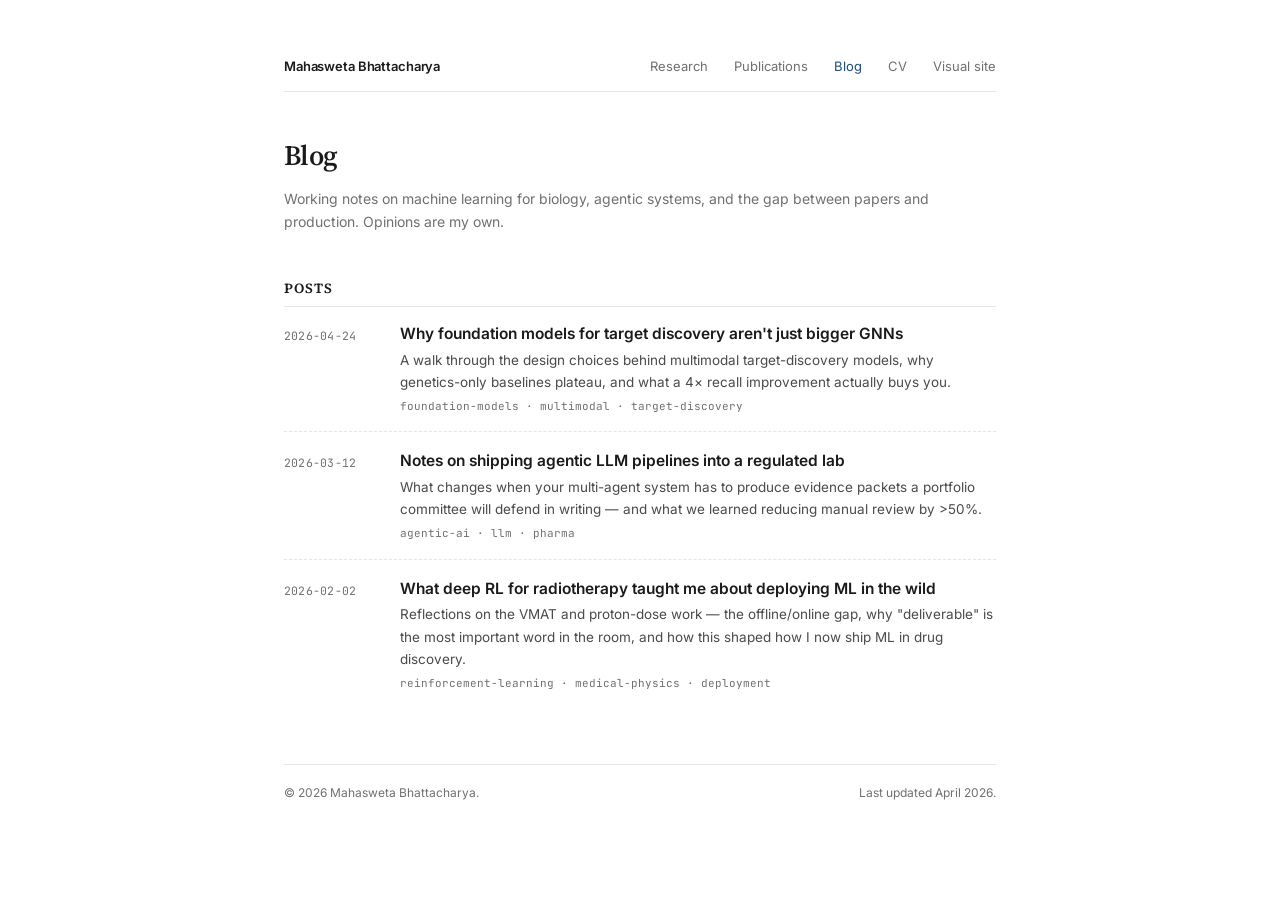
<file: blog.html>
<!DOCTYPE html>
<html lang="en">
<head>
<meta charset="UTF-8">
<meta name="viewport" content="width=device-width, initial-scale=1.0">
<title>Blog — Mahasweta Bhattacharya</title>
<meta name="description" content="Notes and essays on AI/ML for biology, agentic systems, foundation models, and computational drug discovery.">
<link rel="preconnect" href="https://fonts.googleapis.com">
<link rel="preconnect" href="https://fonts.gstatic.com" crossorigin>
<link href="https://fonts.googleapis.com/css2?family=Source+Serif+Pro:ital,wght@0,400;0,600;1,400&family=Inter:wght@300;400;500;600&family=JetBrains+Mono:wght@400;500&display=swap" rel="stylesheet">
<link rel="stylesheet" href="/assets/css/research.css">
</head>
<body>
<div class="wrap">

  <div class="topbar">
    <a class="name" href="/research.html">Mahasweta Bhattacharya</a>
    <nav>
      <a href="/research.html">Research</a>
      <a href="/publications.html">Publications</a>
      <a href="/blog.html" class="current">Blog</a>
      <a href="/resume/">CV</a>
      <a href="/">Visual site</a>
    </nav>
  </div>

  <h1 class="page">Blog</h1>
  <div class="pagedesc">
    Working notes on machine learning for biology, agentic systems, and the gap between papers and production. Opinions are my own.
  </div>

  <section>
    <h2 class="section">Posts</h2>

    <div class="post-item">
      <div class="post-date">2026-04-24</div>
      <div>
        <div class="post-title">
          <a href="/blog/posts/2026-04-24-foundation-models-target-discovery.html">
            Why foundation models for target discovery aren't just bigger GNNs
          </a>
        </div>
        <div class="post-summary">
          A walk through the design choices behind multimodal target-discovery models, why genetics-only baselines plateau, and what a 4× recall improvement actually buys you.
        </div>
        <div class="post-tags">foundation-models · multimodal · target-discovery</div>
      </div>
    </div>

    <div class="post-item">
      <div class="post-date">2026-03-12</div>
      <div>
        <div class="post-title">
          <a href="/blog/posts/2026-03-12-agentic-evidence-pipelines.html">
            Notes on shipping agentic LLM pipelines into a regulated lab
          </a>
        </div>
        <div class="post-summary">
          What changes when your multi-agent system has to produce evidence packets a portfolio committee will defend in writing — and what we learned reducing manual review by &gt;50%.
        </div>
        <div class="post-tags">agentic-ai · llm · pharma</div>
      </div>
    </div>

    <div class="post-item">
      <div class="post-date">2026-02-02</div>
      <div>
        <div class="post-title">
          <a href="/blog/posts/2026-02-02-rl-radiotherapy-lessons.html">
            What deep RL for radiotherapy taught me about deploying ML in the wild
          </a>
        </div>
        <div class="post-summary">
          Reflections on the VMAT and proton-dose work — the offline/online gap, why "deliverable" is the most important word in the room, and how this shaped how I now ship ML in drug discovery.
        </div>
        <div class="post-tags">reinforcement-learning · medical-physics · deployment</div>
      </div>
    </div>

  </section>

  <footer>
    <div>© 2026 Mahasweta Bhattacharya.</div>
    <div>Last updated April 2026.</div>
  </footer>

</div>
</body>
</html>
</file>
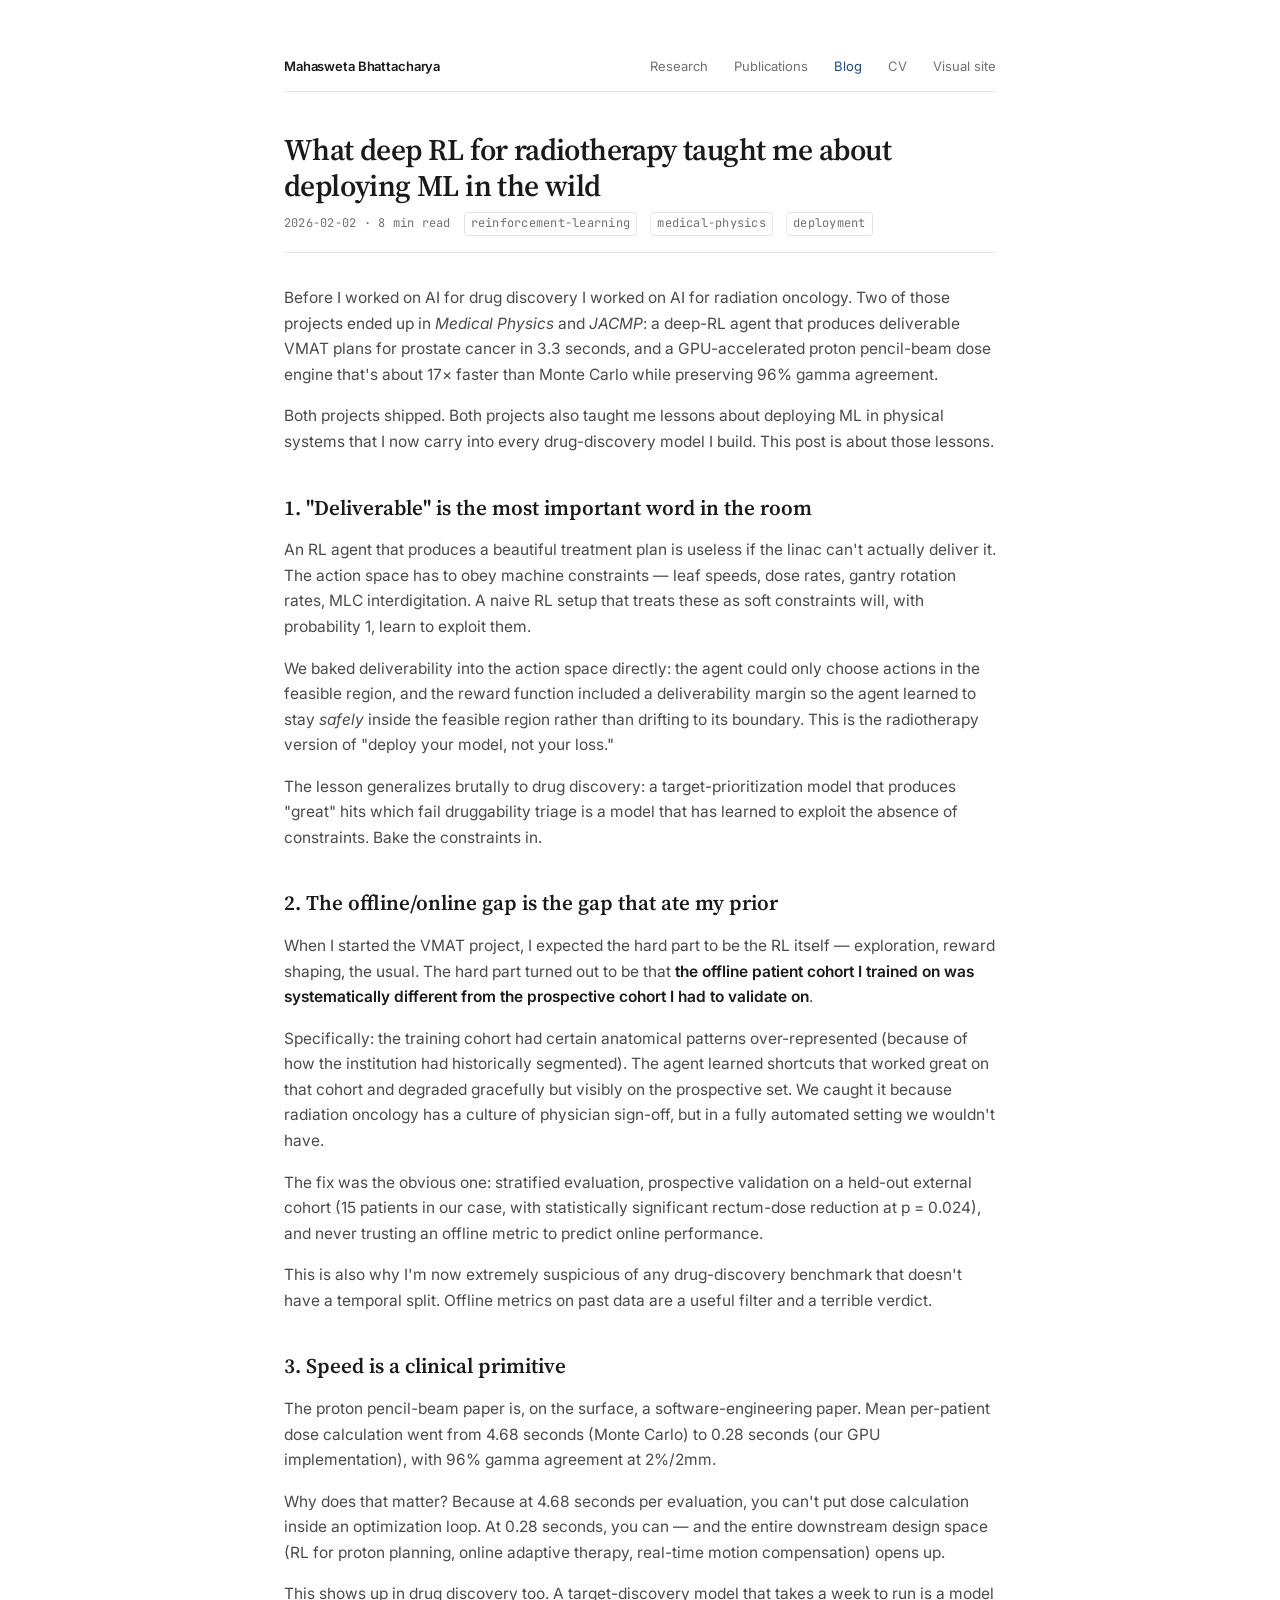
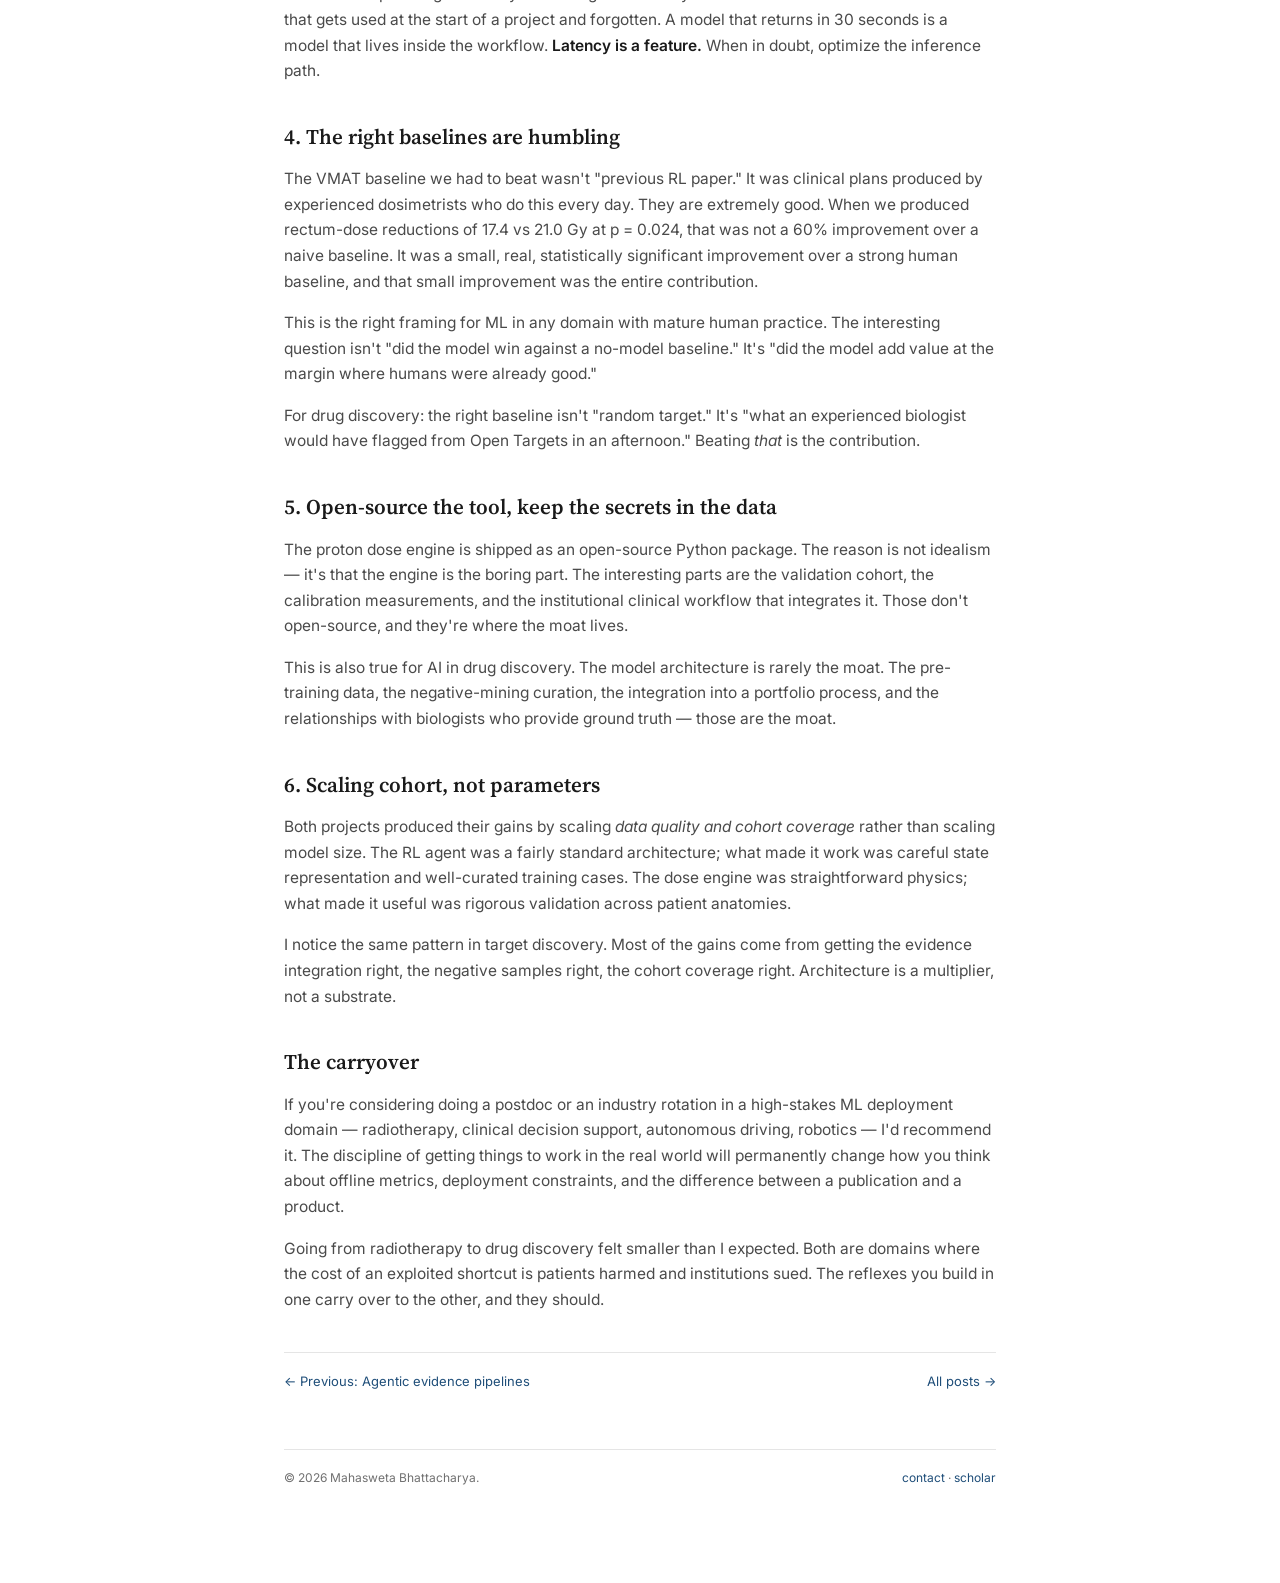
<file: blog/posts/2026-02-02-rl-radiotherapy-lessons.html>
<!DOCTYPE html>
<html lang="en">
<head>
<meta charset="UTF-8">
<meta name="viewport" content="width=device-width, initial-scale=1.0">
<title>What deep RL for radiotherapy taught me about deploying ML in the wild — Mahasweta Bhattacharya</title>
<meta name="description" content="Reflections on the VMAT and proton-dose work — the offline/online gap, why 'deliverable' is the most important word in the room, and what it taught me about ML in drug discovery.">
<link rel="preconnect" href="https://fonts.googleapis.com">
<link rel="preconnect" href="https://fonts.gstatic.com" crossorigin>
<link href="https://fonts.googleapis.com/css2?family=Source+Serif+Pro:ital,wght@0,400;0,600;1,400&family=Inter:wght@300;400;500;600&family=JetBrains+Mono:wght@400;500&display=swap" rel="stylesheet">
<link rel="stylesheet" href="/assets/css/research.css">
</head>
<body>
<div class="wrap">

  <div class="topbar">
    <a class="name" href="/research.html">Mahasweta Bhattacharya</a>
    <nav>
      <a href="/research.html">Research</a>
      <a href="/publications.html">Publications</a>
      <a href="/blog.html" class="current">Blog</a>
      <a href="/resume/">CV</a>
      <a href="/">Visual site</a>
    </nav>
  </div>

  <article class="post">
    <header>
      <h1>What deep RL for radiotherapy taught me about deploying ML in the wild</h1>
      <div class="post-meta">
        2026-02-02 · 8 min read
        <span class="tag">reinforcement-learning</span>
        <span class="tag">medical-physics</span>
        <span class="tag">deployment</span>
      </div>
    </header>

    <p>Before I worked on AI for drug discovery I worked on AI for radiation oncology. Two of those projects ended up in <em>Medical Physics</em> and <em>JACMP</em>: a deep-RL agent that produces deliverable VMAT plans for prostate cancer in 3.3 seconds, and a GPU-accelerated proton pencil-beam dose engine that's about 17× faster than Monte Carlo while preserving 96% gamma agreement.</p>

    <p>Both projects shipped. Both projects also taught me lessons about deploying ML in physical systems that I now carry into every drug-discovery model I build. This post is about those lessons.</p>

    <h2>1. "Deliverable" is the most important word in the room</h2>

    <p>An RL agent that produces a beautiful treatment plan is useless if the linac can't actually deliver it. The action space has to obey machine constraints — leaf speeds, dose rates, gantry rotation rates, MLC interdigitation. A naive RL setup that treats these as soft constraints will, with probability 1, learn to exploit them.</p>

    <p>We baked deliverability into the action space directly: the agent could only choose actions in the feasible region, and the reward function included a deliverability margin so the agent learned to stay <em>safely</em> inside the feasible region rather than drifting to its boundary. This is the radiotherapy version of "deploy your model, not your loss."</p>

    <p>The lesson generalizes brutally to drug discovery: a target-prioritization model that produces "great" hits which fail druggability triage is a model that has learned to exploit the absence of constraints. Bake the constraints in.</p>

    <h2>2. The offline/online gap is the gap that ate my prior</h2>

    <p>When I started the VMAT project, I expected the hard part to be the RL itself — exploration, reward shaping, the usual. The hard part turned out to be that <strong>the offline patient cohort I trained on was systematically different from the prospective cohort I had to validate on</strong>.</p>

    <p>Specifically: the training cohort had certain anatomical patterns over-represented (because of how the institution had historically segmented). The agent learned shortcuts that worked great on that cohort and degraded gracefully but visibly on the prospective set. We caught it because radiation oncology has a culture of physician sign-off, but in a fully automated setting we wouldn't have.</p>

    <p>The fix was the obvious one: stratified evaluation, prospective validation on a held-out external cohort (15 patients in our case, with statistically significant rectum-dose reduction at p = 0.024), and never trusting an offline metric to predict online performance.</p>

    <p>This is also why I'm now extremely suspicious of any drug-discovery benchmark that doesn't have a temporal split. Offline metrics on past data are a useful filter and a terrible verdict.</p>

    <h2>3. Speed is a clinical primitive</h2>

    <p>The proton pencil-beam paper is, on the surface, a software-engineering paper. Mean per-patient dose calculation went from 4.68 seconds (Monte Carlo) to 0.28 seconds (our GPU implementation), with 96% gamma agreement at 2%/2mm.</p>

    <p>Why does that matter? Because at 4.68 seconds per evaluation, you can't put dose calculation inside an optimization loop. At 0.28 seconds, you can — and the entire downstream design space (RL for proton planning, online adaptive therapy, real-time motion compensation) opens up.</p>

    <p>This shows up in drug discovery too. A target-discovery model that takes a week to run is a model that gets used at the start of a project and forgotten. A model that returns in 30 seconds is a model that lives inside the workflow. <strong>Latency is a feature.</strong> When in doubt, optimize the inference path.</p>

    <h2>4. The right baselines are humbling</h2>

    <p>The VMAT baseline we had to beat wasn't "previous RL paper." It was clinical plans produced by experienced dosimetrists who do this every day. They are extremely good. When we produced rectum-dose reductions of 17.4 vs 21.0 Gy at p = 0.024, that was not a 60% improvement over a naive baseline. It was a small, real, statistically significant improvement over a strong human baseline, and that small improvement was the entire contribution.</p>

    <p>This is the right framing for ML in any domain with mature human practice. The interesting question isn't "did the model win against a no-model baseline." It's "did the model add value at the margin where humans were already good."</p>

    <p>For drug discovery: the right baseline isn't "random target." It's "what an experienced biologist would have flagged from Open Targets in an afternoon." Beating <em>that</em> is the contribution.</p>

    <h2>5. Open-source the tool, keep the secrets in the data</h2>

    <p>The proton dose engine is shipped as an open-source Python package. The reason is not idealism — it's that the engine is the boring part. The interesting parts are the validation cohort, the calibration measurements, and the institutional clinical workflow that integrates it. Those don't open-source, and they're where the moat lives.</p>

    <p>This is also true for AI in drug discovery. The model architecture is rarely the moat. The pre-training data, the negative-mining curation, the integration into a portfolio process, and the relationships with biologists who provide ground truth — those are the moat.</p>

    <h2>6. Scaling cohort, not parameters</h2>

    <p>Both projects produced their gains by scaling <em>data quality and cohort coverage</em> rather than scaling model size. The RL agent was a fairly standard architecture; what made it work was careful state representation and well-curated training cases. The dose engine was straightforward physics; what made it useful was rigorous validation across patient anatomies.</p>

    <p>I notice the same pattern in target discovery. Most of the gains come from getting the evidence integration right, the negative samples right, the cohort coverage right. Architecture is a multiplier, not a substrate.</p>

    <h2>The carryover</h2>

    <p>If you're considering doing a postdoc or an industry rotation in a high-stakes ML deployment domain — radiotherapy, clinical decision support, autonomous driving, robotics — I'd recommend it. The discipline of getting things to work in the real world will permanently change how you think about offline metrics, deployment constraints, and the difference between a publication and a product.</p>

    <p>Going from radiotherapy to drug discovery felt smaller than I expected. Both are domains where the cost of an exploited shortcut is patients harmed and institutions sued. The reflexes you build in one carry over to the other, and they should.</p>

    <div class="post-nav">
      <a href="/blog/posts/2026-03-12-agentic-evidence-pipelines.html">← Previous: Agentic evidence pipelines</a>
      <a href="/blog.html">All posts →</a>
    </div>
  </article>

  <footer>
    <div>© 2026 Mahasweta Bhattacharya.</div>
    <div><a href="mailto:b.mahasweta24@gmail.com">contact</a> · <a href="https://scholar.google.com/citations?hl=en&user=2x5xWV8AAAAJ" target="_blank">scholar</a></div>
  </footer>

</div>
</body>
</html>
</file>
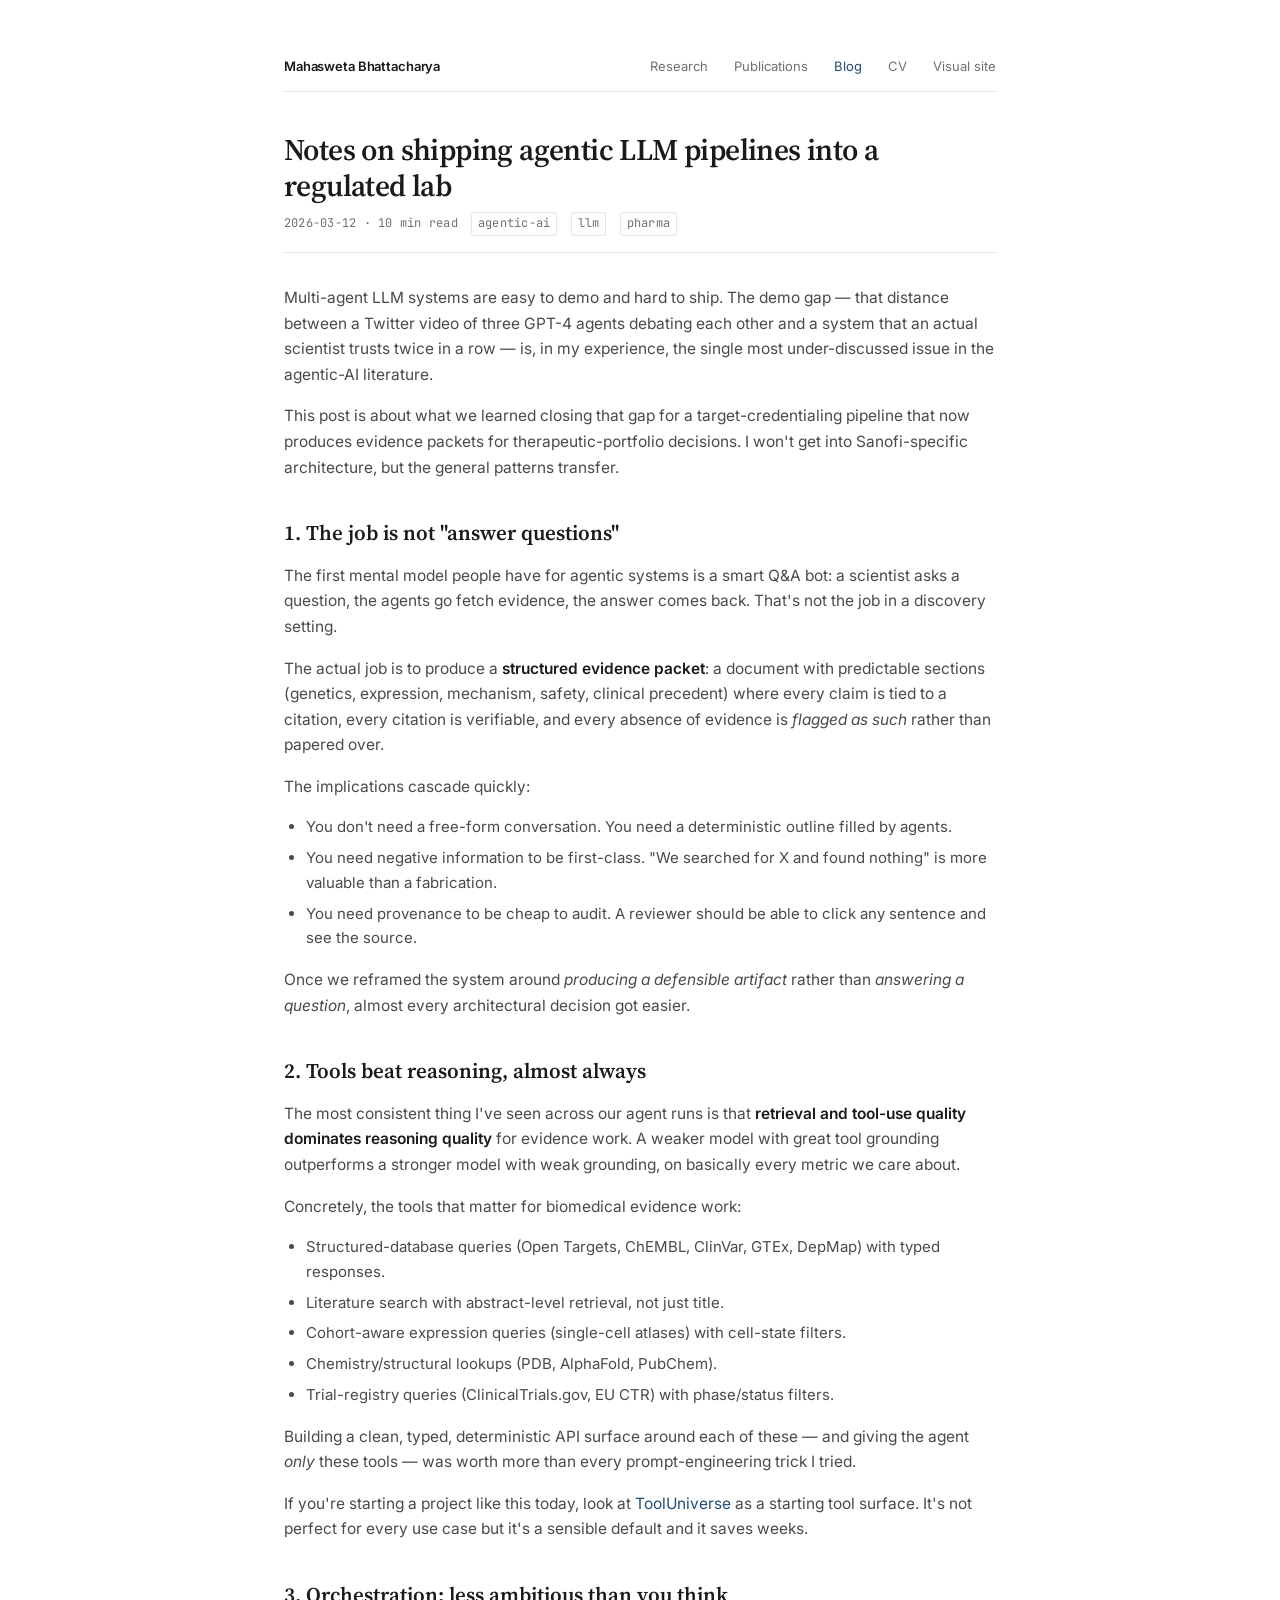
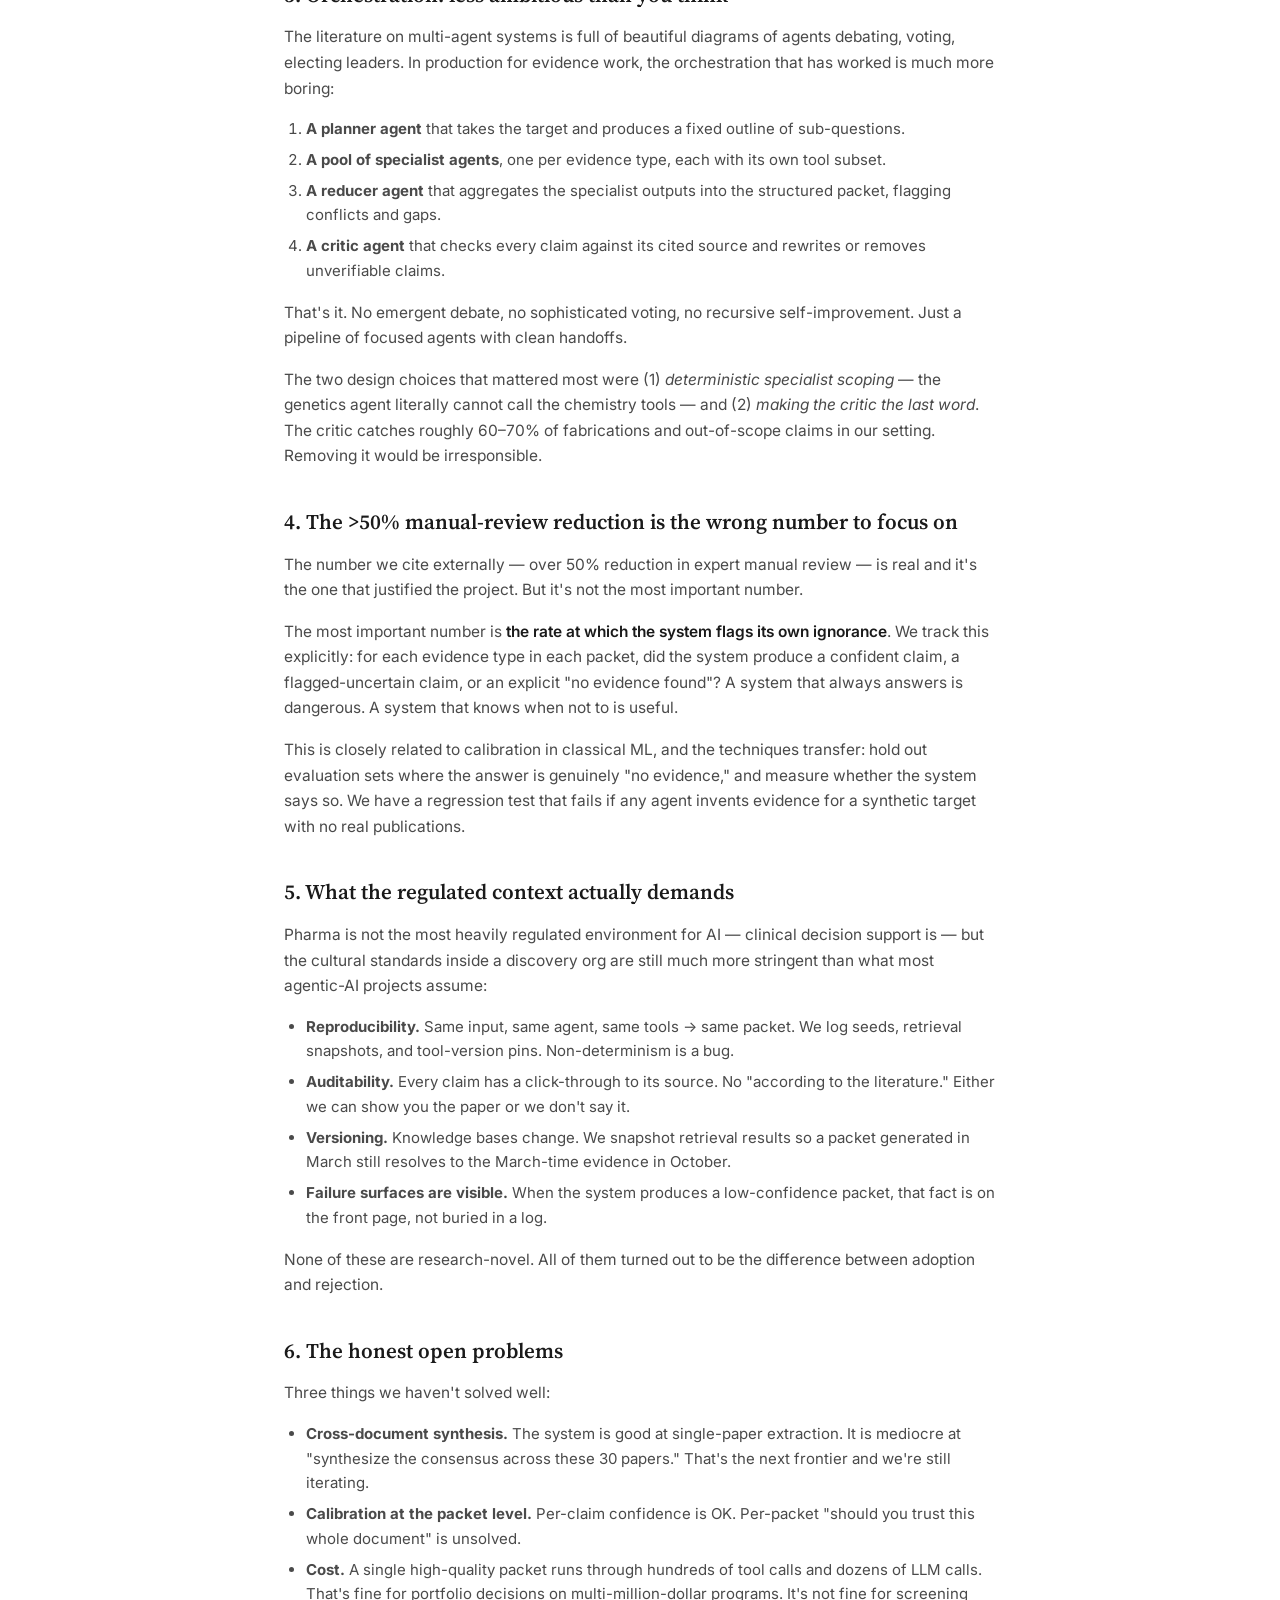
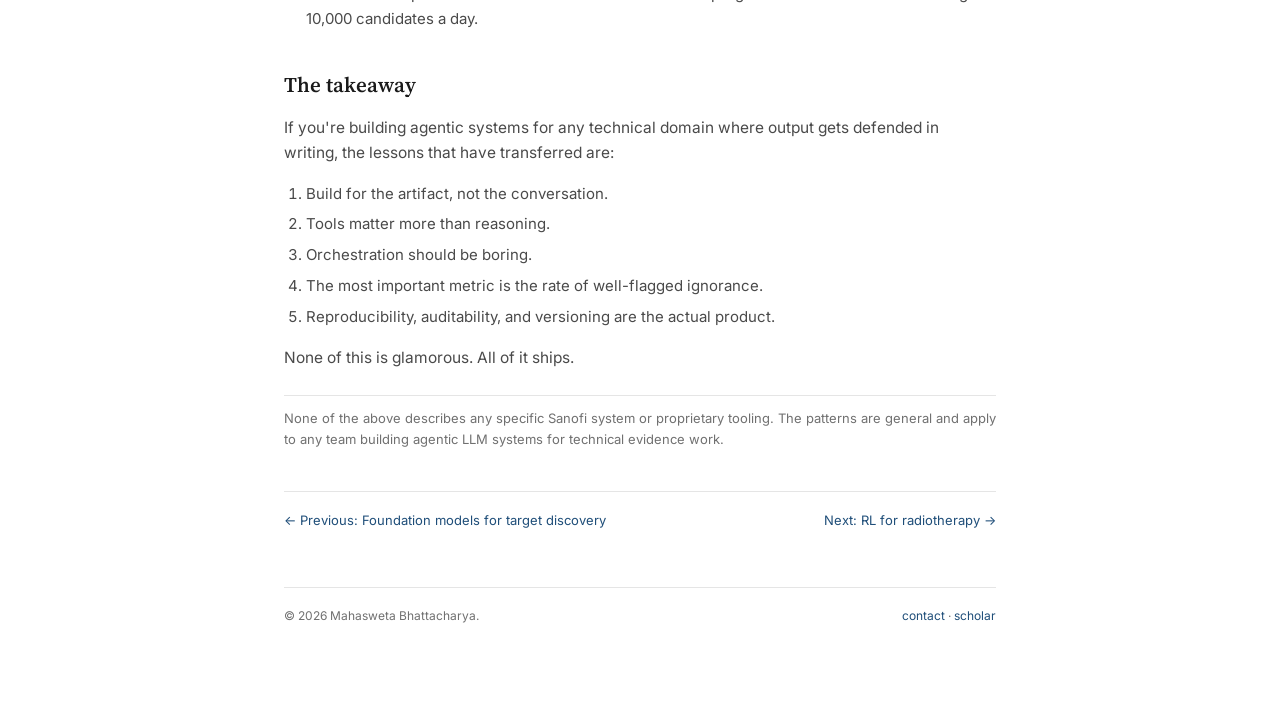
<file: blog/posts/2026-03-12-agentic-evidence-pipelines.html>
<!DOCTYPE html>
<html lang="en">
<head>
<meta charset="UTF-8">
<meta name="viewport" content="width=device-width, initial-scale=1.0">
<title>Notes on shipping agentic LLM pipelines into a regulated lab — Mahasweta Bhattacharya</title>
<meta name="description" content="What changes when your multi-agent system has to produce evidence packets a portfolio committee will defend in writing.">
<link rel="preconnect" href="https://fonts.googleapis.com">
<link rel="preconnect" href="https://fonts.gstatic.com" crossorigin>
<link href="https://fonts.googleapis.com/css2?family=Source+Serif+Pro:ital,wght@0,400;0,600;1,400&family=Inter:wght@300;400;500;600&family=JetBrains+Mono:wght@400;500&display=swap" rel="stylesheet">
<link rel="stylesheet" href="/assets/css/research.css">
</head>
<body>
<div class="wrap">

  <div class="topbar">
    <a class="name" href="/research.html">Mahasweta Bhattacharya</a>
    <nav>
      <a href="/research.html">Research</a>
      <a href="/publications.html">Publications</a>
      <a href="/blog.html" class="current">Blog</a>
      <a href="/resume/">CV</a>
      <a href="/">Visual site</a>
    </nav>
  </div>

  <article class="post">
    <header>
      <h1>Notes on shipping agentic LLM pipelines into a regulated lab</h1>
      <div class="post-meta">
        2026-03-12 · 10 min read
        <span class="tag">agentic-ai</span>
        <span class="tag">llm</span>
        <span class="tag">pharma</span>
      </div>
    </header>

    <p>Multi-agent LLM systems are easy to demo and hard to ship. The demo gap — that distance between a Twitter video of three GPT-4 agents debating each other and a system that an actual scientist trusts twice in a row — is, in my experience, the single most under-discussed issue in the agentic-AI literature.</p>

    <p>This post is about what we learned closing that gap for a target-credentialing pipeline that now produces evidence packets for therapeutic-portfolio decisions. I won't get into Sanofi-specific architecture, but the general patterns transfer.</p>

    <h2>1. The job is not "answer questions"</h2>

    <p>The first mental model people have for agentic systems is a smart Q&amp;A bot: a scientist asks a question, the agents go fetch evidence, the answer comes back. That's not the job in a discovery setting.</p>

    <p>The actual job is to produce a <strong>structured evidence packet</strong>: a document with predictable sections (genetics, expression, mechanism, safety, clinical precedent) where every claim is tied to a citation, every citation is verifiable, and every absence of evidence is <em>flagged as such</em> rather than papered over.</p>

    <p>The implications cascade quickly:</p>

    <ul>
      <li>You don't need a free-form conversation. You need a deterministic outline filled by agents.</li>
      <li>You need negative information to be first-class. "We searched for X and found nothing" is more valuable than a fabrication.</li>
      <li>You need provenance to be cheap to audit. A reviewer should be able to click any sentence and see the source.</li>
    </ul>

    <p>Once we reframed the system around <em>producing a defensible artifact</em> rather than <em>answering a question</em>, almost every architectural decision got easier.</p>

    <h2>2. Tools beat reasoning, almost always</h2>

    <p>The most consistent thing I've seen across our agent runs is that <strong>retrieval and tool-use quality dominates reasoning quality</strong> for evidence work. A weaker model with great tool grounding outperforms a stronger model with weak grounding, on basically every metric we care about.</p>

    <p>Concretely, the tools that matter for biomedical evidence work:</p>

    <ul>
      <li>Structured-database queries (Open Targets, ChEMBL, ClinVar, GTEx, DepMap) with typed responses.</li>
      <li>Literature search with abstract-level retrieval, not just title.</li>
      <li>Cohort-aware expression queries (single-cell atlases) with cell-state filters.</li>
      <li>Chemistry/structural lookups (PDB, AlphaFold, PubChem).</li>
      <li>Trial-registry queries (ClinicalTrials.gov, EU CTR) with phase/status filters.</li>
    </ul>

    <p>Building a clean, typed, deterministic API surface around each of these — and giving the agent <em>only</em> these tools — was worth more than every prompt-engineering trick I tried.</p>

    <p>If you're starting a project like this today, look at <a href="https://github.com/mims-harvard/ToolUniverse">ToolUniverse</a> as a starting tool surface. It's not perfect for every use case but it's a sensible default and it saves weeks.</p>

    <h2>3. Orchestration: less ambitious than you think</h2>

    <p>The literature on multi-agent systems is full of beautiful diagrams of agents debating, voting, electing leaders. In production for evidence work, the orchestration that has worked is much more boring:</p>

    <ol>
      <li><strong>A planner agent</strong> that takes the target and produces a fixed outline of sub-questions.</li>
      <li><strong>A pool of specialist agents</strong>, one per evidence type, each with its own tool subset.</li>
      <li><strong>A reducer agent</strong> that aggregates the specialist outputs into the structured packet, flagging conflicts and gaps.</li>
      <li><strong>A critic agent</strong> that checks every claim against its cited source and rewrites or removes unverifiable claims.</li>
    </ol>

    <p>That's it. No emergent debate, no sophisticated voting, no recursive self-improvement. Just a pipeline of focused agents with clean handoffs.</p>

    <p>The two design choices that mattered most were (1) <em>deterministic specialist scoping</em> — the genetics agent literally cannot call the chemistry tools — and (2) <em>making the critic the last word</em>. The critic catches roughly 60–70% of fabrications and out-of-scope claims in our setting. Removing it would be irresponsible.</p>

    <h2>4. The &gt;50% manual-review reduction is the wrong number to focus on</h2>

    <p>The number we cite externally — over 50% reduction in expert manual review — is real and it's the one that justified the project. But it's not the most important number.</p>

    <p>The most important number is <strong>the rate at which the system flags its own ignorance</strong>. We track this explicitly: for each evidence type in each packet, did the system produce a confident claim, a flagged-uncertain claim, or an explicit "no evidence found"? A system that always answers is dangerous. A system that knows when not to is useful.</p>

    <p>This is closely related to calibration in classical ML, and the techniques transfer: hold out evaluation sets where the answer is genuinely "no evidence," and measure whether the system says so. We have a regression test that fails if any agent invents evidence for a synthetic target with no real publications.</p>

    <h2>5. What the regulated context actually demands</h2>

    <p>Pharma is not the most heavily regulated environment for AI — clinical decision support is — but the cultural standards inside a discovery org are still much more stringent than what most agentic-AI projects assume:</p>

    <ul>
      <li><strong>Reproducibility.</strong> Same input, same agent, same tools → same packet. We log seeds, retrieval snapshots, and tool-version pins. Non-determinism is a bug.</li>
      <li><strong>Auditability.</strong> Every claim has a click-through to its source. No "according to the literature." Either we can show you the paper or we don't say it.</li>
      <li><strong>Versioning.</strong> Knowledge bases change. We snapshot retrieval results so a packet generated in March still resolves to the March-time evidence in October.</li>
      <li><strong>Failure surfaces are visible.</strong> When the system produces a low-confidence packet, that fact is on the front page, not buried in a log.</li>
    </ul>

    <p>None of these are research-novel. All of them turned out to be the difference between adoption and rejection.</p>

    <h2>6. The honest open problems</h2>

    <p>Three things we haven't solved well:</p>

    <ul>
      <li><strong>Cross-document synthesis.</strong> The system is good at single-paper extraction. It is mediocre at "synthesize the consensus across these 30 papers." That's the next frontier and we're still iterating.</li>
      <li><strong>Calibration at the packet level.</strong> Per-claim confidence is OK. Per-packet "should you trust this whole document" is unsolved.</li>
      <li><strong>Cost.</strong> A single high-quality packet runs through hundreds of tool calls and dozens of LLM calls. That's fine for portfolio decisions on multi-million-dollar programs. It's not fine for screening 10,000 candidates a day.</li>
    </ul>

    <h2>The takeaway</h2>

    <p>If you're building agentic systems for any technical domain where output gets defended in writing, the lessons that have transferred are:</p>

    <ol>
      <li>Build for the artifact, not the conversation.</li>
      <li>Tools matter more than reasoning.</li>
      <li>Orchestration should be boring.</li>
      <li>The most important metric is the rate of well-flagged ignorance.</li>
      <li>Reproducibility, auditability, and versioning are the actual product.</li>
    </ol>

    <p>None of this is glamorous. All of it ships.</p>

    <div class="footnote">
      None of the above describes any specific Sanofi system or proprietary tooling. The patterns are general and apply to any team building agentic LLM systems for technical evidence work.
    </div>

    <div class="post-nav">
      <a href="/blog/posts/2026-04-24-foundation-models-target-discovery.html">← Previous: Foundation models for target discovery</a>
      <a href="/blog/posts/2026-02-02-rl-radiotherapy-lessons.html">Next: RL for radiotherapy →</a>
    </div>
  </article>

  <footer>
    <div>© 2026 Mahasweta Bhattacharya.</div>
    <div><a href="mailto:b.mahasweta24@gmail.com">contact</a> · <a href="https://scholar.google.com/citations?hl=en&user=2x5xWV8AAAAJ" target="_blank">scholar</a></div>
  </footer>

</div>
</body>
</html>
</file>
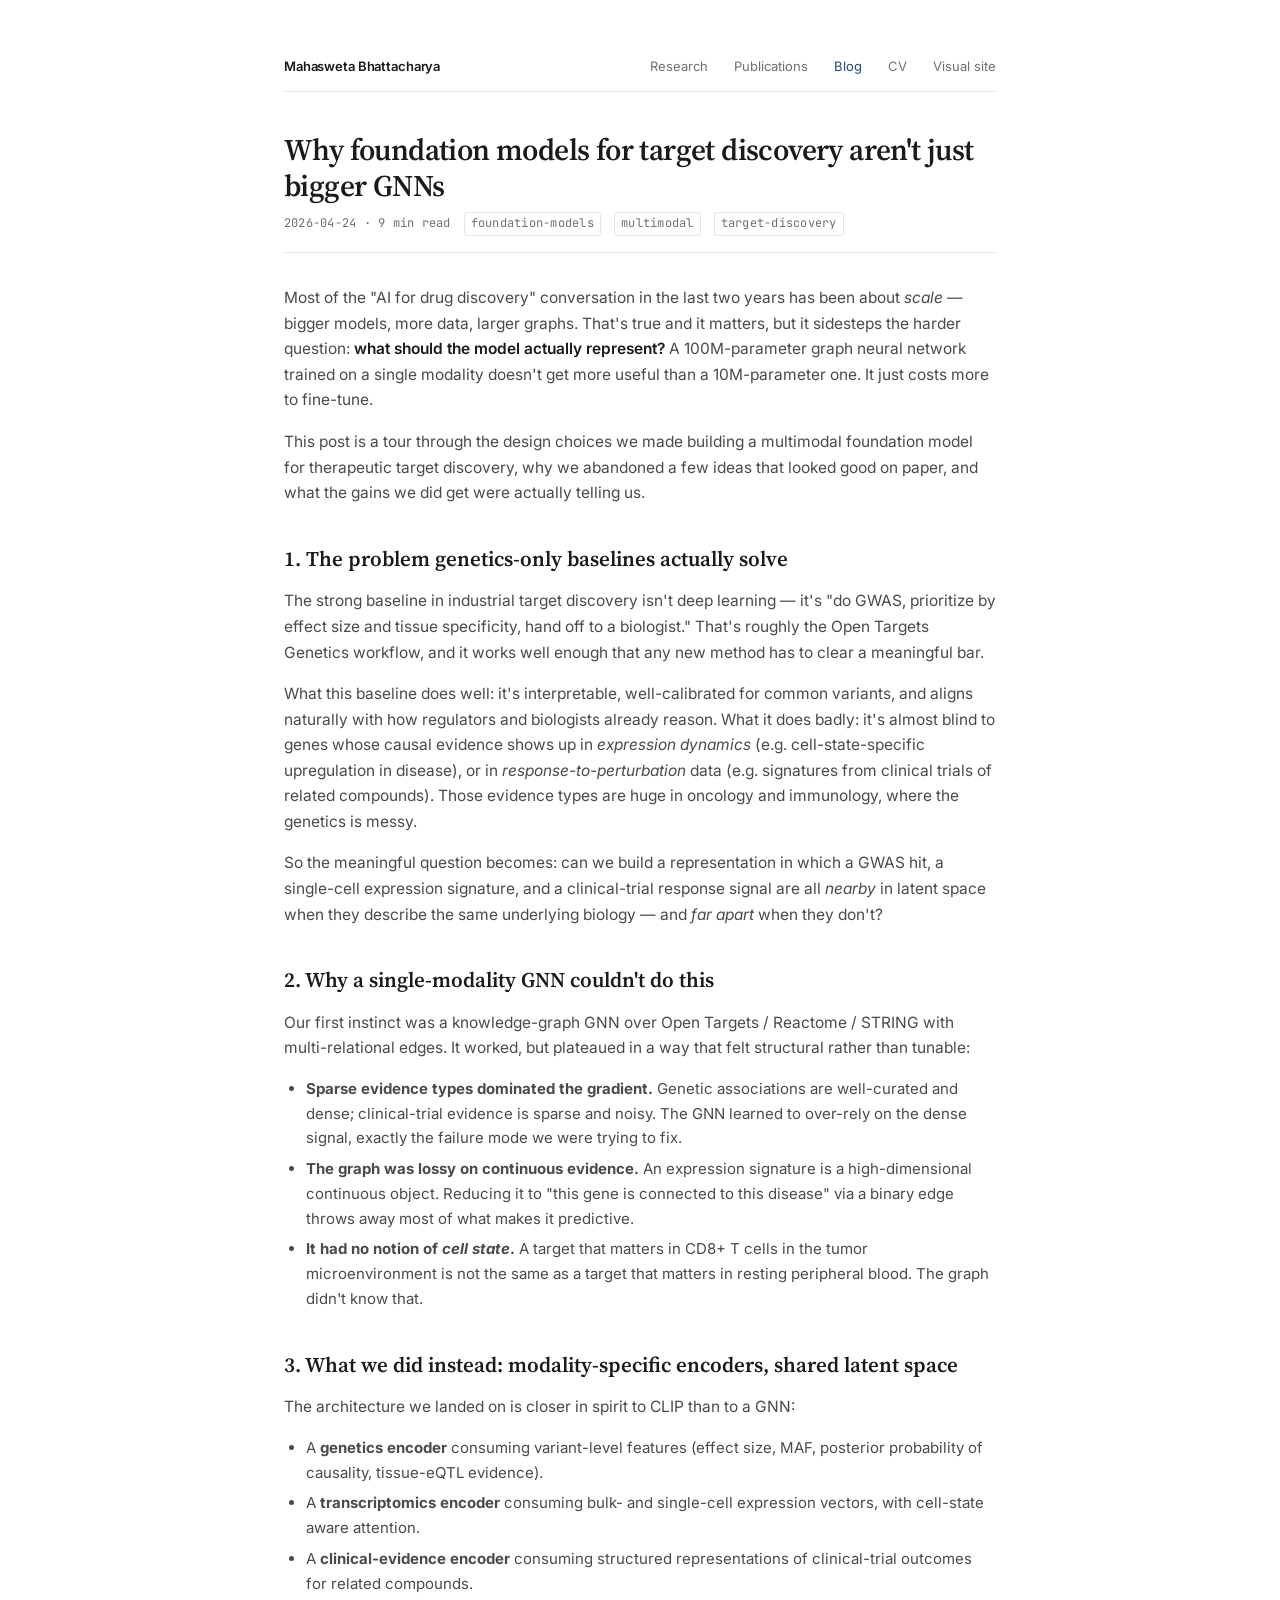
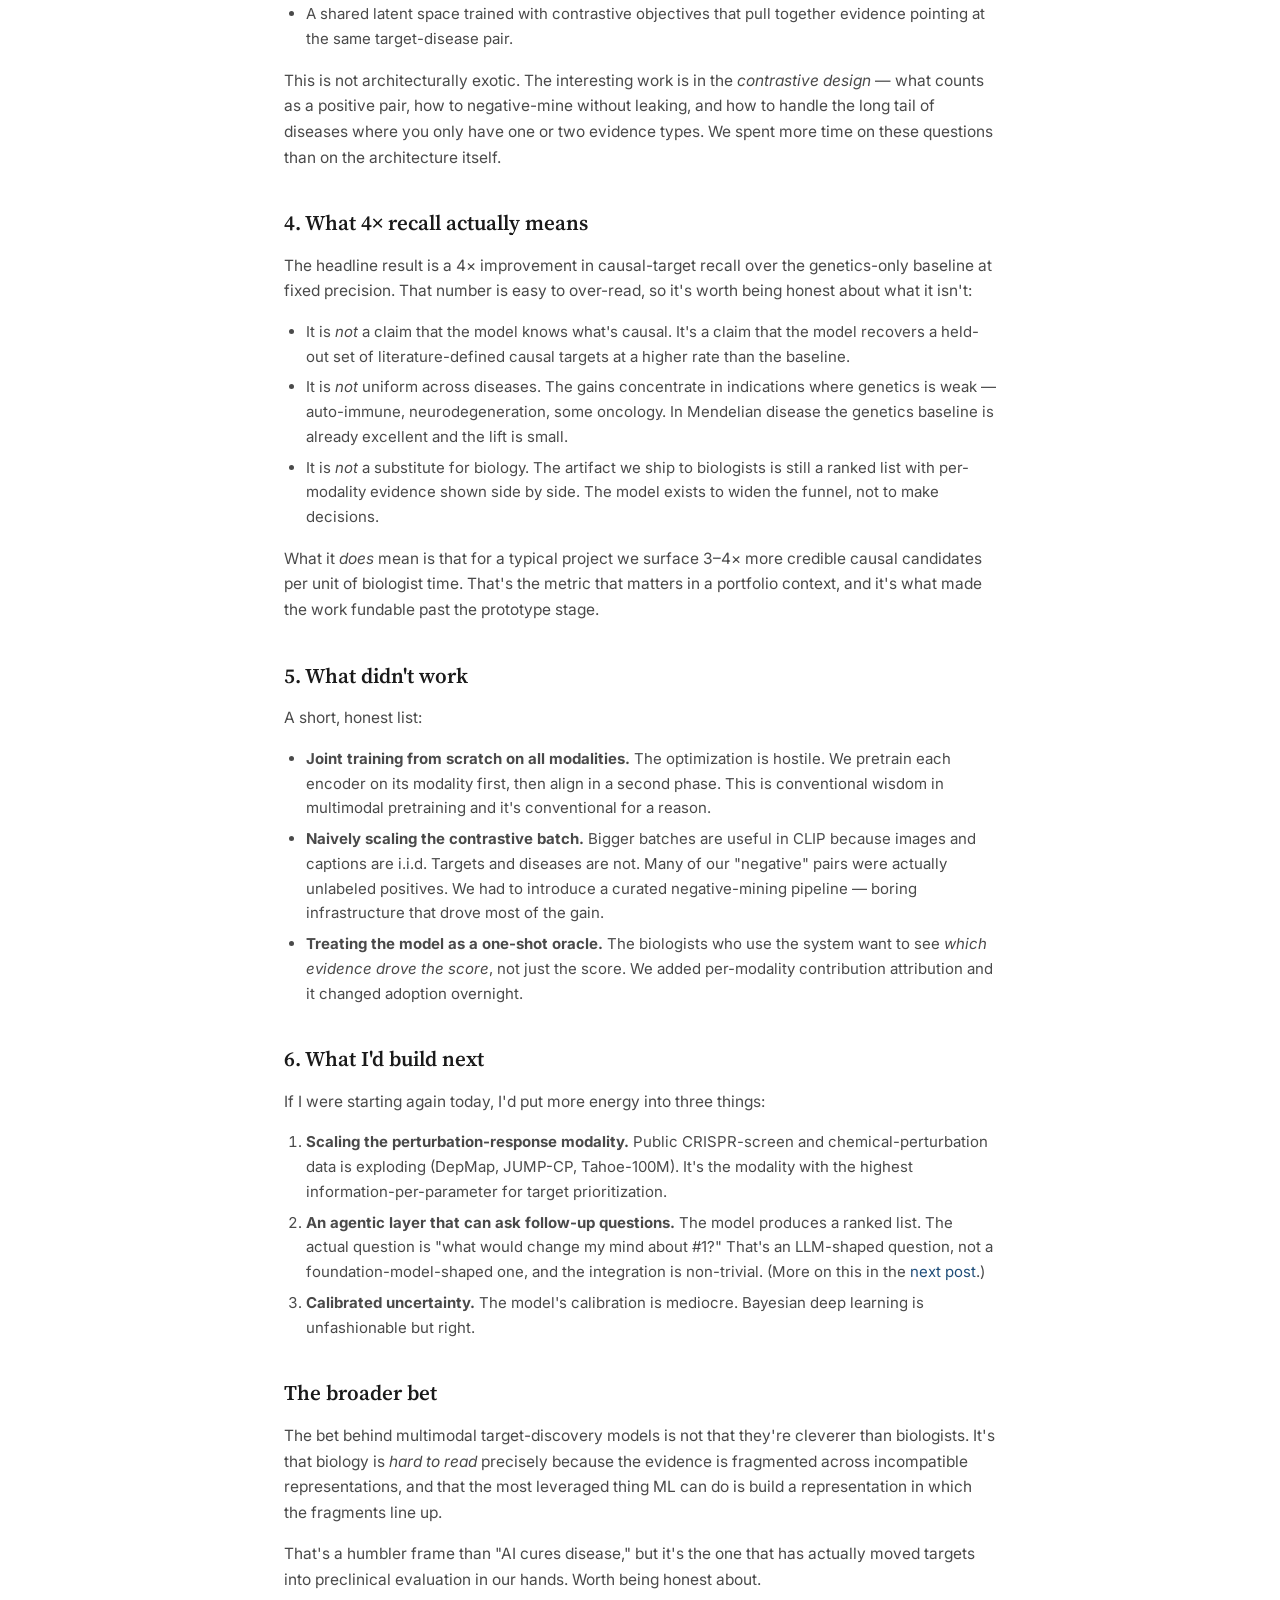
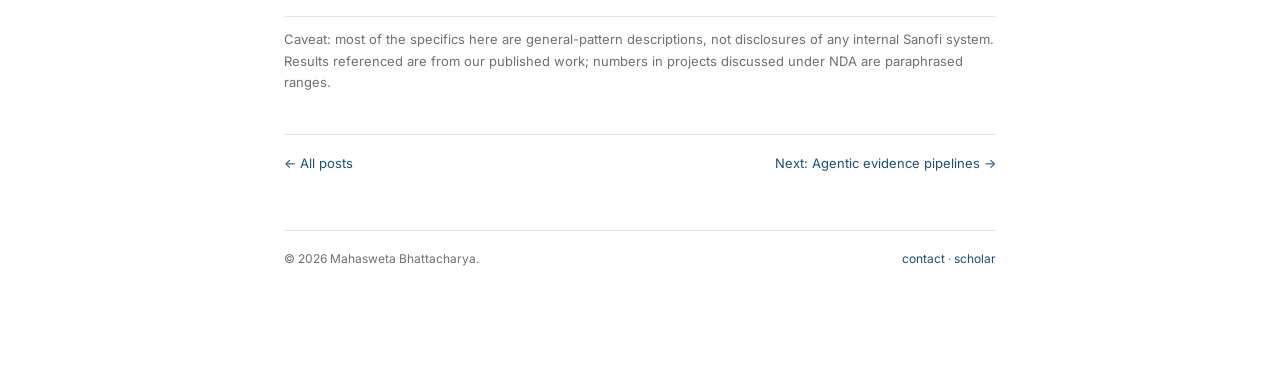
<file: blog/posts/2026-04-24-foundation-models-target-discovery.html>
<!DOCTYPE html>
<html lang="en">
<head>
<meta charset="UTF-8">
<meta name="viewport" content="width=device-width, initial-scale=1.0">
<title>Why foundation models for target discovery aren't just bigger GNNs — Mahasweta Bhattacharya</title>
<meta name="description" content="On the design choices behind multimodal target-discovery models, why genetics-only baselines plateau, and what a 4× recall improvement actually buys you.">
<link rel="preconnect" href="https://fonts.googleapis.com">
<link rel="preconnect" href="https://fonts.gstatic.com" crossorigin>
<link href="https://fonts.googleapis.com/css2?family=Source+Serif+Pro:ital,wght@0,400;0,600;1,400&family=Inter:wght@300;400;500;600&family=JetBrains+Mono:wght@400;500&display=swap" rel="stylesheet">
<link rel="stylesheet" href="/assets/css/research.css">
</head>
<body>
<div class="wrap">

  <div class="topbar">
    <a class="name" href="/research.html">Mahasweta Bhattacharya</a>
    <nav>
      <a href="/research.html">Research</a>
      <a href="/publications.html">Publications</a>
      <a href="/blog.html" class="current">Blog</a>
      <a href="/resume/">CV</a>
      <a href="/">Visual site</a>
    </nav>
  </div>

  <article class="post">
    <header>
      <h1>Why foundation models for target discovery aren't just bigger GNNs</h1>
      <div class="post-meta">
        2026-04-24 · 9 min read
        <span class="tag">foundation-models</span>
        <span class="tag">multimodal</span>
        <span class="tag">target-discovery</span>
      </div>
    </header>

    <p>Most of the "AI for drug discovery" conversation in the last two years has been about <em>scale</em> — bigger models, more data, larger graphs. That's true and it matters, but it sidesteps the harder question: <strong>what should the model actually represent?</strong> A 100M-parameter graph neural network trained on a single modality doesn't get more useful than a 10M-parameter one. It just costs more to fine-tune.</p>

    <p>This post is a tour through the design choices we made building a multimodal foundation model for therapeutic target discovery, why we abandoned a few ideas that looked good on paper, and what the gains we did get were actually telling us.</p>

    <h2>1. The problem genetics-only baselines actually solve</h2>

    <p>The strong baseline in industrial target discovery isn't deep learning — it's "do GWAS, prioritize by effect size and tissue specificity, hand off to a biologist." That's roughly the Open Targets Genetics workflow, and it works well enough that any new method has to clear a meaningful bar.</p>

    <p>What this baseline does well: it's interpretable, well-calibrated for common variants, and aligns naturally with how regulators and biologists already reason. What it does badly: it's almost blind to genes whose causal evidence shows up in <em>expression dynamics</em> (e.g. cell-state-specific upregulation in disease), or in <em>response-to-perturbation</em> data (e.g. signatures from clinical trials of related compounds). Those evidence types are huge in oncology and immunology, where the genetics is messy.</p>

    <p>So the meaningful question becomes: can we build a representation in which a GWAS hit, a single-cell expression signature, and a clinical-trial response signal are all <em>nearby</em> in latent space when they describe the same underlying biology — and <em>far apart</em> when they don't?</p>

    <h2>2. Why a single-modality GNN couldn't do this</h2>

    <p>Our first instinct was a knowledge-graph GNN over Open Targets / Reactome / STRING with multi-relational edges. It worked, but plateaued in a way that felt structural rather than tunable:</p>

    <ul>
      <li><strong>Sparse evidence types dominated the gradient.</strong> Genetic associations are well-curated and dense; clinical-trial evidence is sparse and noisy. The GNN learned to over-rely on the dense signal, exactly the failure mode we were trying to fix.</li>
      <li><strong>The graph was lossy on continuous evidence.</strong> An expression signature is a high-dimensional continuous object. Reducing it to "this gene is connected to this disease" via a binary edge throws away most of what makes it predictive.</li>
      <li><strong>It had no notion of <em>cell state</em>.</strong> A target that matters in CD8+ T cells in the tumor microenvironment is not the same as a target that matters in resting peripheral blood. The graph didn't know that.</li>
    </ul>

    <h2>3. What we did instead: modality-specific encoders, shared latent space</h2>

    <p>The architecture we landed on is closer in spirit to CLIP than to a GNN:</p>

    <ul>
      <li>A <strong>genetics encoder</strong> consuming variant-level features (effect size, MAF, posterior probability of causality, tissue-eQTL evidence).</li>
      <li>A <strong>transcriptomics encoder</strong> consuming bulk- and single-cell expression vectors, with cell-state aware attention.</li>
      <li>A <strong>clinical-evidence encoder</strong> consuming structured representations of clinical-trial outcomes for related compounds.</li>
      <li>A shared latent space trained with contrastive objectives that pull together evidence pointing at the same target-disease pair.</li>
    </ul>

    <p>This is not architecturally exotic. The interesting work is in the <em>contrastive design</em> — what counts as a positive pair, how to negative-mine without leaking, and how to handle the long tail of diseases where you only have one or two evidence types. We spent more time on these questions than on the architecture itself.</p>

    <h2>4. What 4× recall actually means</h2>

    <p>The headline result is a 4× improvement in causal-target recall over the genetics-only baseline at fixed precision. That number is easy to over-read, so it's worth being honest about what it isn't:</p>

    <ul>
      <li>It is <em>not</em> a claim that the model knows what's causal. It's a claim that the model recovers a held-out set of literature-defined causal targets at a higher rate than the baseline.</li>
      <li>It is <em>not</em> uniform across diseases. The gains concentrate in indications where genetics is weak — auto-immune, neurodegeneration, some oncology. In Mendelian disease the genetics baseline is already excellent and the lift is small.</li>
      <li>It is <em>not</em> a substitute for biology. The artifact we ship to biologists is still a ranked list with per-modality evidence shown side by side. The model exists to widen the funnel, not to make decisions.</li>
    </ul>

    <p>What it <em>does</em> mean is that for a typical project we surface 3–4× more credible causal candidates per unit of biologist time. That's the metric that matters in a portfolio context, and it's what made the work fundable past the prototype stage.</p>

    <h2>5. What didn't work</h2>

    <p>A short, honest list:</p>

    <ul>
      <li><strong>Joint training from scratch on all modalities.</strong> The optimization is hostile. We pretrain each encoder on its modality first, then align in a second phase. This is conventional wisdom in multimodal pretraining and it's conventional for a reason.</li>
      <li><strong>Naively scaling the contrastive batch.</strong> Bigger batches are useful in CLIP because images and captions are i.i.d. Targets and diseases are not. Many of our "negative" pairs were actually unlabeled positives. We had to introduce a curated negative-mining pipeline — boring infrastructure that drove most of the gain.</li>
      <li><strong>Treating the model as a one-shot oracle.</strong> The biologists who use the system want to see <em>which evidence drove the score</em>, not just the score. We added per-modality contribution attribution and it changed adoption overnight.</li>
    </ul>

    <h2>6. What I'd build next</h2>

    <p>If I were starting again today, I'd put more energy into three things:</p>

    <ol>
      <li><strong>Scaling the perturbation-response modality.</strong> Public CRISPR-screen and chemical-perturbation data is exploding (DepMap, JUMP-CP, Tahoe-100M). It's the modality with the highest information-per-parameter for target prioritization.</li>
      <li><strong>An agentic layer that can ask follow-up questions.</strong> The model produces a ranked list. The actual question is "what would change my mind about #1?" That's an LLM-shaped question, not a foundation-model-shaped one, and the integration is non-trivial. (More on this in the <a href="/blog/posts/2026-03-12-agentic-evidence-pipelines.html">next post</a>.)</li>
      <li><strong>Calibrated uncertainty.</strong> The model's calibration is mediocre. Bayesian deep learning is unfashionable but right.</li>
    </ol>

    <h2>The broader bet</h2>

    <p>The bet behind multimodal target-discovery models is not that they're cleverer than biologists. It's that biology is <em>hard to read</em> precisely because the evidence is fragmented across incompatible representations, and that the most leveraged thing ML can do is build a representation in which the fragments line up.</p>

    <p>That's a humbler frame than "AI cures disease," but it's the one that has actually moved targets into preclinical evaluation in our hands. Worth being honest about.</p>

    <div class="footnote">
      Caveat: most of the specifics here are general-pattern descriptions, not disclosures of any internal Sanofi system. Results referenced are from our published work; numbers in projects discussed under NDA are paraphrased ranges.
    </div>

    <div class="post-nav">
      <a href="/blog.html">← All posts</a>
      <a href="/blog/posts/2026-03-12-agentic-evidence-pipelines.html">Next: Agentic evidence pipelines →</a>
    </div>
  </article>

  <footer>
    <div>© 2026 Mahasweta Bhattacharya.</div>
    <div><a href="mailto:b.mahasweta24@gmail.com">contact</a> · <a href="https://scholar.google.com/citations?hl=en&user=2x5xWV8AAAAJ" target="_blank">scholar</a></div>
  </footer>

</div>
</body>
</html>
</file>
<file: assets/css/research.css>
/* Shared stylesheet for the BigTech-style research portfolio
   Used by: research.html, publications.html, blog.html, blog/posts/*.html */

:root {
  --bg: #ffffff;
  --bg-alt: #fafafa;
  --text: #1a1a1a;
  --text-soft: #4a4a4a;
  --muted: #707070;
  --line: #e5e5e5;
  --accent: #1f4e79;
  --accent-soft: rgba(31, 78, 121, 0.08);
  --serif: 'Source Serif Pro', Georgia, serif;
  --sans: 'Inter', system-ui, -apple-system, sans-serif;
  --mono: 'JetBrains Mono', monospace;
}
@media (prefers-color-scheme: dark) {
  :root {
    --bg: #0e0e10;
    --bg-alt: #16161a;
    --text: #ededed;
    --text-soft: #c4c4c4;
    --muted: #8a8a8a;
    --line: #2a2a2e;
    --accent: #6db3d8;
    --accent-soft: rgba(109, 179, 216, 0.12);
  }
}

*, *::before, *::after { box-sizing: border-box; margin: 0; padding: 0; }
html { scroll-behavior: smooth; }
body {
  font-family: var(--sans);
  background: var(--bg);
  color: var(--text);
  line-height: 1.65;
  -webkit-font-smoothing: antialiased;
}
a { color: var(--accent); text-decoration: none; }
a:hover { text-decoration: underline; }

.wrap { max-width: 760px; margin: 0 auto; padding: 56px 24px 96px; }
.wrap.wide { max-width: 800px; }

/* ── Top bar ── */
.topbar {
  display: flex; justify-content: space-between; align-items: center;
  padding-bottom: 14px; margin-bottom: 40px;
  border-bottom: 1px solid var(--line); font-size: 13px;
}
.topbar .name { font-weight: 600; letter-spacing: -0.01em; color: var(--text); }
.topbar nav a { margin-left: 22px; color: var(--muted); font-weight: 400; }
.topbar nav a:hover { color: var(--accent); text-decoration: none; }
.topbar nav a.current { color: var(--accent); }

/* ── Page heading ── */
h1.page {
  font-family: var(--serif); font-size: 28px; font-weight: 600;
  letter-spacing: -0.02em; margin-bottom: 8px;
}
.pagedesc { color: var(--muted); font-size: 14px; margin-bottom: 32px; }

/* ── Section ── */
section { margin-top: 44px; }
h2.section {
  font-family: var(--serif); font-size: 14px; font-weight: 600;
  color: var(--text); text-transform: uppercase; letter-spacing: 0.08em;
  padding-bottom: 6px; margin-bottom: 16px; border-bottom: 1px solid var(--line);
}

/* ── Blog post item ── */
.post-item {
  display: grid; grid-template-columns: 100px 1fr;
  gap: 16px; margin-bottom: 18px; padding-bottom: 16px;
  border-bottom: 1px dashed var(--line);
}
.post-item:last-child { border-bottom: none; }
.post-item .post-date {
  font-family: var(--mono); font-size: 11.5px; color: var(--muted);
  padding-top: 4px; letter-spacing: 0.02em;
}
.post-item .post-title {
  font-size: 15.5px; font-weight: 600; line-height: 1.4; margin-bottom: 4px;
}
.post-item .post-title a { color: var(--text); }
.post-item .post-title a:hover { color: var(--accent); text-decoration: none; }
.post-item .post-summary { font-size: 13.5px; color: var(--text-soft); }
.post-item .post-tags {
  margin-top: 4px; font-family: var(--mono); font-size: 11px; color: var(--muted);
}

/* ── Article (blog post body) ── */
article.post header {
  margin-bottom: 32px; padding-bottom: 16px; border-bottom: 1px solid var(--line);
}
article.post h1 {
  font-family: var(--serif); font-size: 30px; font-weight: 600;
  letter-spacing: -0.02em; line-height: 1.2; margin-bottom: 8px;
}
article.post .post-meta {
  font-family: var(--mono); font-size: 12px; color: var(--muted);
  letter-spacing: 0.02em;
}
article.post .post-meta .tag {
  display: inline-block; margin-left: 6px; padding: 1px 6px;
  border: 1px solid var(--line); border-radius: 3px;
}
article.post p { font-size: 15.5px; color: var(--text-soft); margin-bottom: 16px; }
article.post p strong { color: var(--text); font-weight: 600; }
article.post h2 {
  font-family: var(--serif); font-size: 21px; font-weight: 600;
  margin-top: 36px; margin-bottom: 12px; color: var(--text);
}
article.post h3 {
  font-family: var(--serif); font-size: 17px; font-weight: 600;
  margin-top: 24px; margin-bottom: 8px; color: var(--text);
}
article.post ul, article.post ol { margin: 0 0 16px 22px; }
article.post li { font-size: 15px; color: var(--text-soft); margin-bottom: 6px; }
article.post code {
  font-family: var(--mono); font-size: 13.5px;
  background: var(--bg-alt); padding: 1px 5px; border-radius: 3px; color: var(--text);
}
article.post pre {
  background: var(--bg-alt); border: 1px solid var(--line);
  padding: 14px 16px; border-radius: 4px; overflow-x: auto;
  font-family: var(--mono); font-size: 13px; line-height: 1.55;
  margin-bottom: 16px;
}
article.post pre code { background: transparent; padding: 0; }
article.post blockquote {
  margin: 16px 0; padding: 8px 16px; border-left: 3px solid var(--accent);
  background: var(--bg-alt); color: var(--text-soft); font-style: italic;
}
article.post .footnote {
  font-size: 13px; color: var(--muted); padding-top: 12px;
  margin-top: 24px; border-top: 1px solid var(--line);
}
.post-nav {
  margin-top: 40px; padding-top: 18px; border-top: 1px solid var(--line);
  display: flex; justify-content: space-between; font-size: 13px;
}

footer {
  margin-top: 56px; padding-top: 18px; border-top: 1px solid var(--line);
  font-size: 12px; color: var(--muted);
  display: flex; justify-content: space-between; flex-wrap: wrap; gap: 8px;
}

@media (max-width: 600px) {
  .wrap { padding: 32px 18px 64px; }
  .topbar nav a { margin-left: 14px; font-size: 12px; }
  article.post h1 { font-size: 24px; }
  .post-item { grid-template-columns: 80px 1fr; gap: 12px; }
}
</file>
